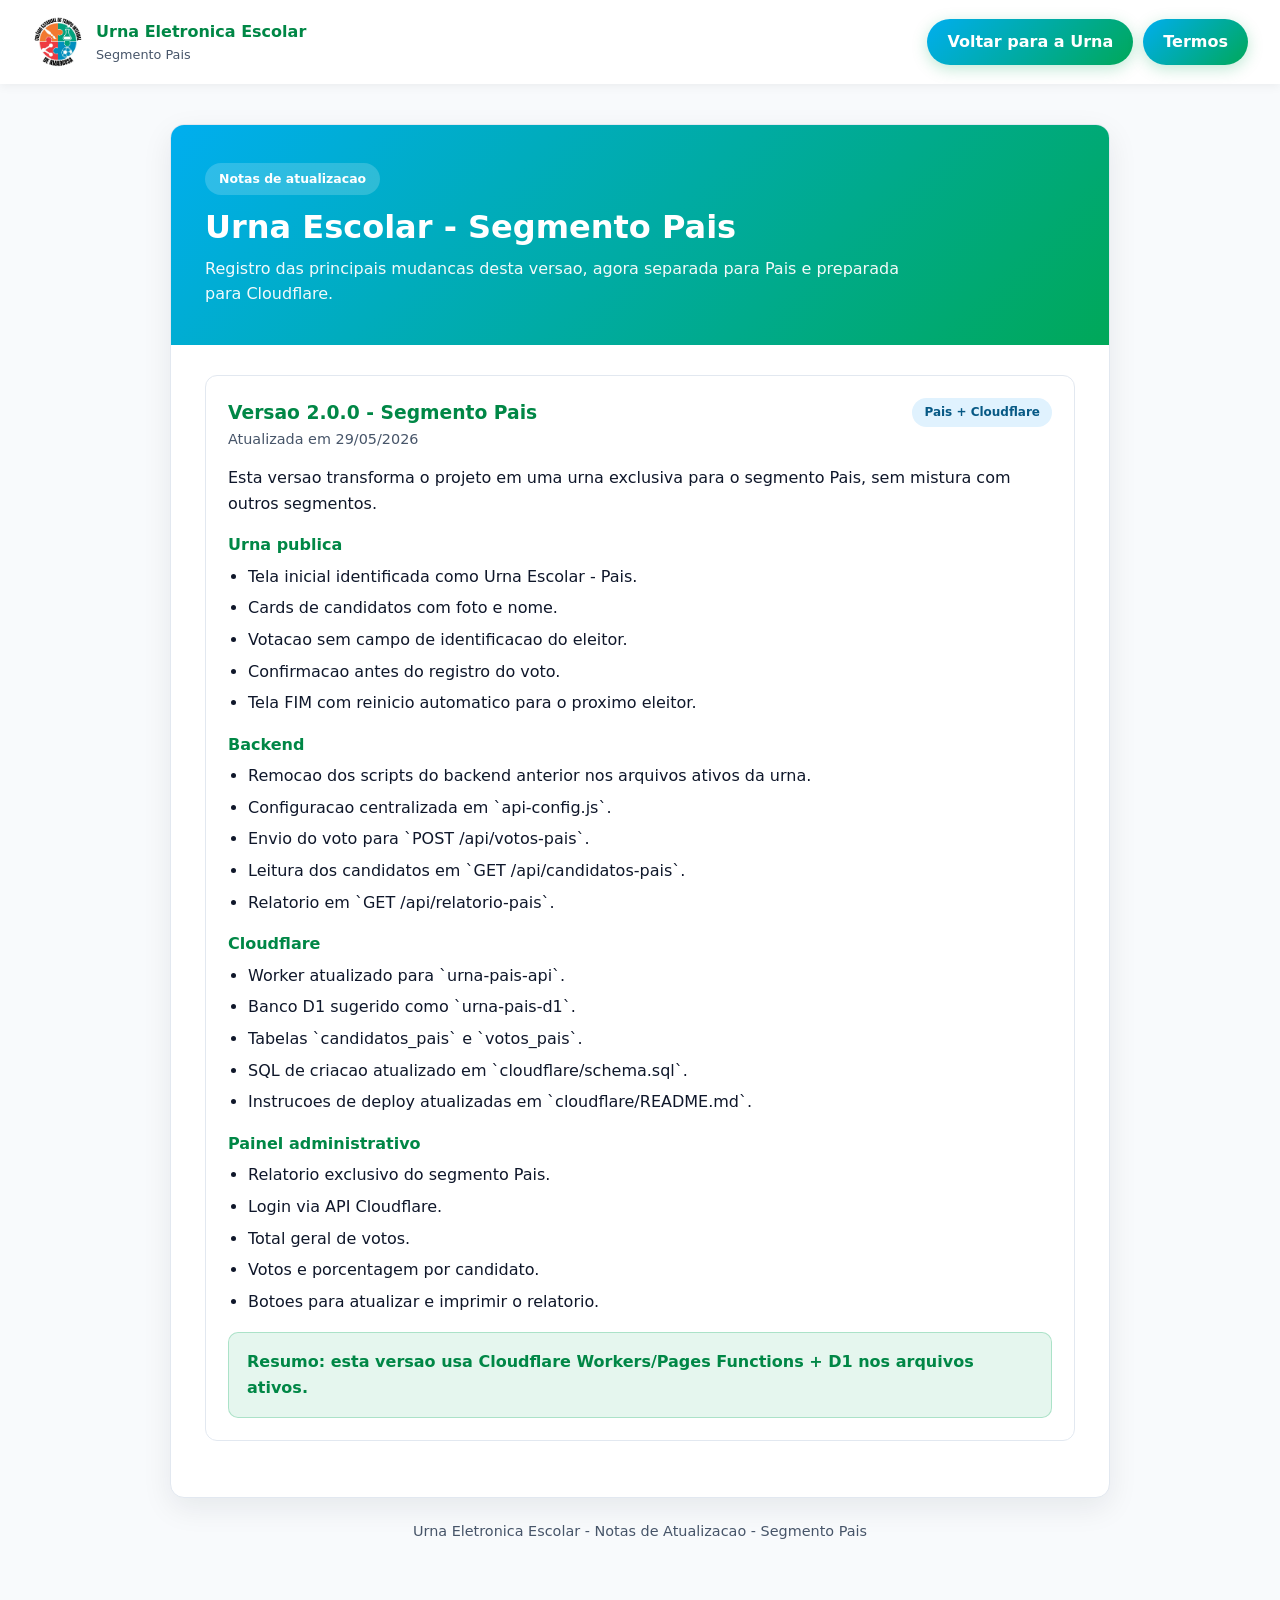
<file: notas_atualizacao.html>
<!DOCTYPE html>
<html lang="pt-BR">
<head>
  <meta charset="UTF-8" />
  <meta name="viewport" content="width=device-width, initial-scale=1.0" />
  <title>Notas de Atualizacao - Urna Escolar Pais</title>
  <link rel="icon" type="image/png" href="images/622610208_17849005614668770_8513646390767867641_n.jpg" />
  <style>
    * { margin: 0; padding: 0; box-sizing: border-box; font-family: "Segoe UI", system-ui, sans-serif; }
    :root {
      --bg: #f8fafc; --surface: #fff; --border: #e2e8f0; --green: #00a859;
      --green-dark: #008746; --blue: #00aeef; --yellow: #f7941d;
      --text: #0f172a; --muted: #475569; --radius: 14px;
      --shadow: 0 10px 30px rgba(15, 23, 42, 0.08);
    }
    body { min-height: 100vh; background: var(--bg); color: var(--text); line-height: 1.6; }
    .top-header {
      position: sticky; top: 0; z-index: 10; width: 100%; padding: 16px 32px;
      background: var(--surface); display: flex; align-items: center; justify-content: space-between;
      box-shadow: 0 2px 10px rgba(0, 0, 0, 0.06);
    }
    .logo-area { display: flex; align-items: center; gap: 12px; }
    .logo-area img { height: 52px; width: auto; }
    .logo-area h1 { font-size: 1rem; color: var(--green-dark); }
    .logo-area p { color: var(--muted); font-size: 0.8rem; }
    .header-actions { display: flex; gap: 10px; flex-wrap: wrap; }
    .btn-link {
      text-decoration: none; color: #fff; padding: 10px 20px; border-radius: 999px;
      background: linear-gradient(135deg, var(--blue), var(--green)); font-weight: 800;
      box-shadow: 0 4px 15px rgba(0, 168, 89, 0.25);
    }
    .container { max-width: 980px; margin: 40px auto; padding: 0 20px 50px; }
    .card { background: var(--surface); border: 1px solid var(--border); border-radius: var(--radius); box-shadow: var(--shadow); overflow: hidden; }
    .hero { color: #fff; padding: 38px 34px; background: linear-gradient(135deg, var(--blue), var(--green)); }
    .hero span { display: inline-block; background: rgba(255,255,255,0.18); padding: 6px 14px; border-radius: 999px; font-weight: 800; font-size: 0.78rem; margin-bottom: 14px; }
    .hero h2 { font-size: 2rem; line-height: 1.15; }
    .hero p { margin-top: 10px; max-width: 720px; opacity: 0.95; }
    .content { padding: 30px 34px 38px; }
    .version-card { border: 1px solid var(--border); border-radius: 12px; padding: 22px; margin-bottom: 18px; background: #fff; }
    .version-header { display: flex; justify-content: space-between; gap: 16px; align-items: flex-start; margin-bottom: 14px; }
    .version-header h3 { color: var(--green-dark); }
    .version-header p { color: var(--muted); font-size: 0.9rem; }
    .tag { background: #e0f2fe; color: #075985; padding: 5px 12px; border-radius: 999px; font-weight: 800; font-size: 0.75rem; white-space: nowrap; }
    h4 { margin: 16px 0 6px; color: var(--green-dark); }
    ul { margin-left: 20px; }
    li { margin: 6px 0; }
    .highlight-box {
      margin-top: 18px; padding: 16px 18px; border-radius: 10px;
      background: rgba(0,168,89,0.1); border: 1px solid rgba(0,168,89,0.25);
      color: var(--green-dark); font-weight: 700;
    }
    .footer { text-align: center; color: var(--muted); margin-top: 22px; font-size: 0.9rem; }
    @media (max-width: 720px) {
      .top-header { padding: 14px 16px; flex-direction: column; align-items: flex-start; gap: 12px; }
      .header-actions, .btn-link { width: 100%; text-align: center; }
      .hero, .content { padding: 26px 22px; }
      .hero h2 { font-size: 1.5rem; }
      .version-header { display: block; }
      .tag { display: inline-block; margin-top: 10px; }
    }
  </style>
</head>
<body>
  <header class="top-header">
    <div class="logo-area">
      <img src="images/622610208_17849005614668770_8513646390767867641_n.jpg" alt="Logo CETI Amargosa" />
      <div>
        <h1>Urna Eletronica Escolar</h1>
        <p>Segmento Pais</p>
      </div>
    </div>
    <div class="header-actions">
      <a href="index.html" class="btn-link">Voltar para a Urna</a>
      <a href="termos.html" class="btn-link">Termos</a>
    </div>
  </header>

  <main class="container">
    <div class="card">
      <div class="hero">
        <span>Notas de atualizacao</span>
        <h2>Urna Escolar - Segmento Pais</h2>
        <p>Registro das principais mudancas desta versao, agora separada para Pais e preparada para Cloudflare.</p>
      </div>

      <div class="content">
        <article class="version-card">
          <div class="version-header">
            <div>
              <h3>Versao 2.0.0 - Segmento Pais</h3>
              <p>Atualizada em 29/05/2026</p>
            </div>
            <span class="tag">Pais + Cloudflare</span>
          </div>

          <p>
            Esta versao transforma o projeto em uma urna exclusiva para o segmento Pais,
            sem mistura com outros segmentos.
          </p>

          <h4>Urna publica</h4>
          <ul>
            <li>Tela inicial identificada como Urna Escolar - Pais.</li>
            <li>Cards de candidatos com foto e nome.</li>
            <li>Votacao sem campo de identificacao do eleitor.</li>
            <li>Confirmacao antes do registro do voto.</li>
            <li>Tela FIM com reinicio automatico para o proximo eleitor.</li>
          </ul>

          <h4>Backend</h4>
          <ul>
            <li>Remocao dos scripts do backend anterior nos arquivos ativos da urna.</li>
            <li>Configuracao centralizada em `api-config.js`.</li>
            <li>Envio do voto para `POST /api/votos-pais`.</li>
            <li>Leitura dos candidatos em `GET /api/candidatos-pais`.</li>
            <li>Relatorio em `GET /api/relatorio-pais`.</li>
          </ul>

          <h4>Cloudflare</h4>
          <ul>
            <li>Worker atualizado para `urna-pais-api`.</li>
            <li>Banco D1 sugerido como `urna-pais-d1`.</li>
            <li>Tabelas `candidatos_pais` e `votos_pais`.</li>
            <li>SQL de criacao atualizado em `cloudflare/schema.sql`.</li>
            <li>Instrucoes de deploy atualizadas em `cloudflare/README.md`.</li>
          </ul>

          <h4>Painel administrativo</h4>
          <ul>
            <li>Relatorio exclusivo do segmento Pais.</li>
            <li>Login via API Cloudflare.</li>
            <li>Total geral de votos.</li>
            <li>Votos e porcentagem por candidato.</li>
            <li>Botoes para atualizar e imprimir o relatorio.</li>
          </ul>

          <div class="highlight-box">
            Resumo: esta versao usa Cloudflare Workers/Pages Functions + D1 nos arquivos ativos.
          </div>
        </article>
      </div>
    </div>

    <p class="footer">Urna Eletronica Escolar - Notas de Atualizacao - Segmento Pais</p>
  </main>
</body>
</html>
</file>
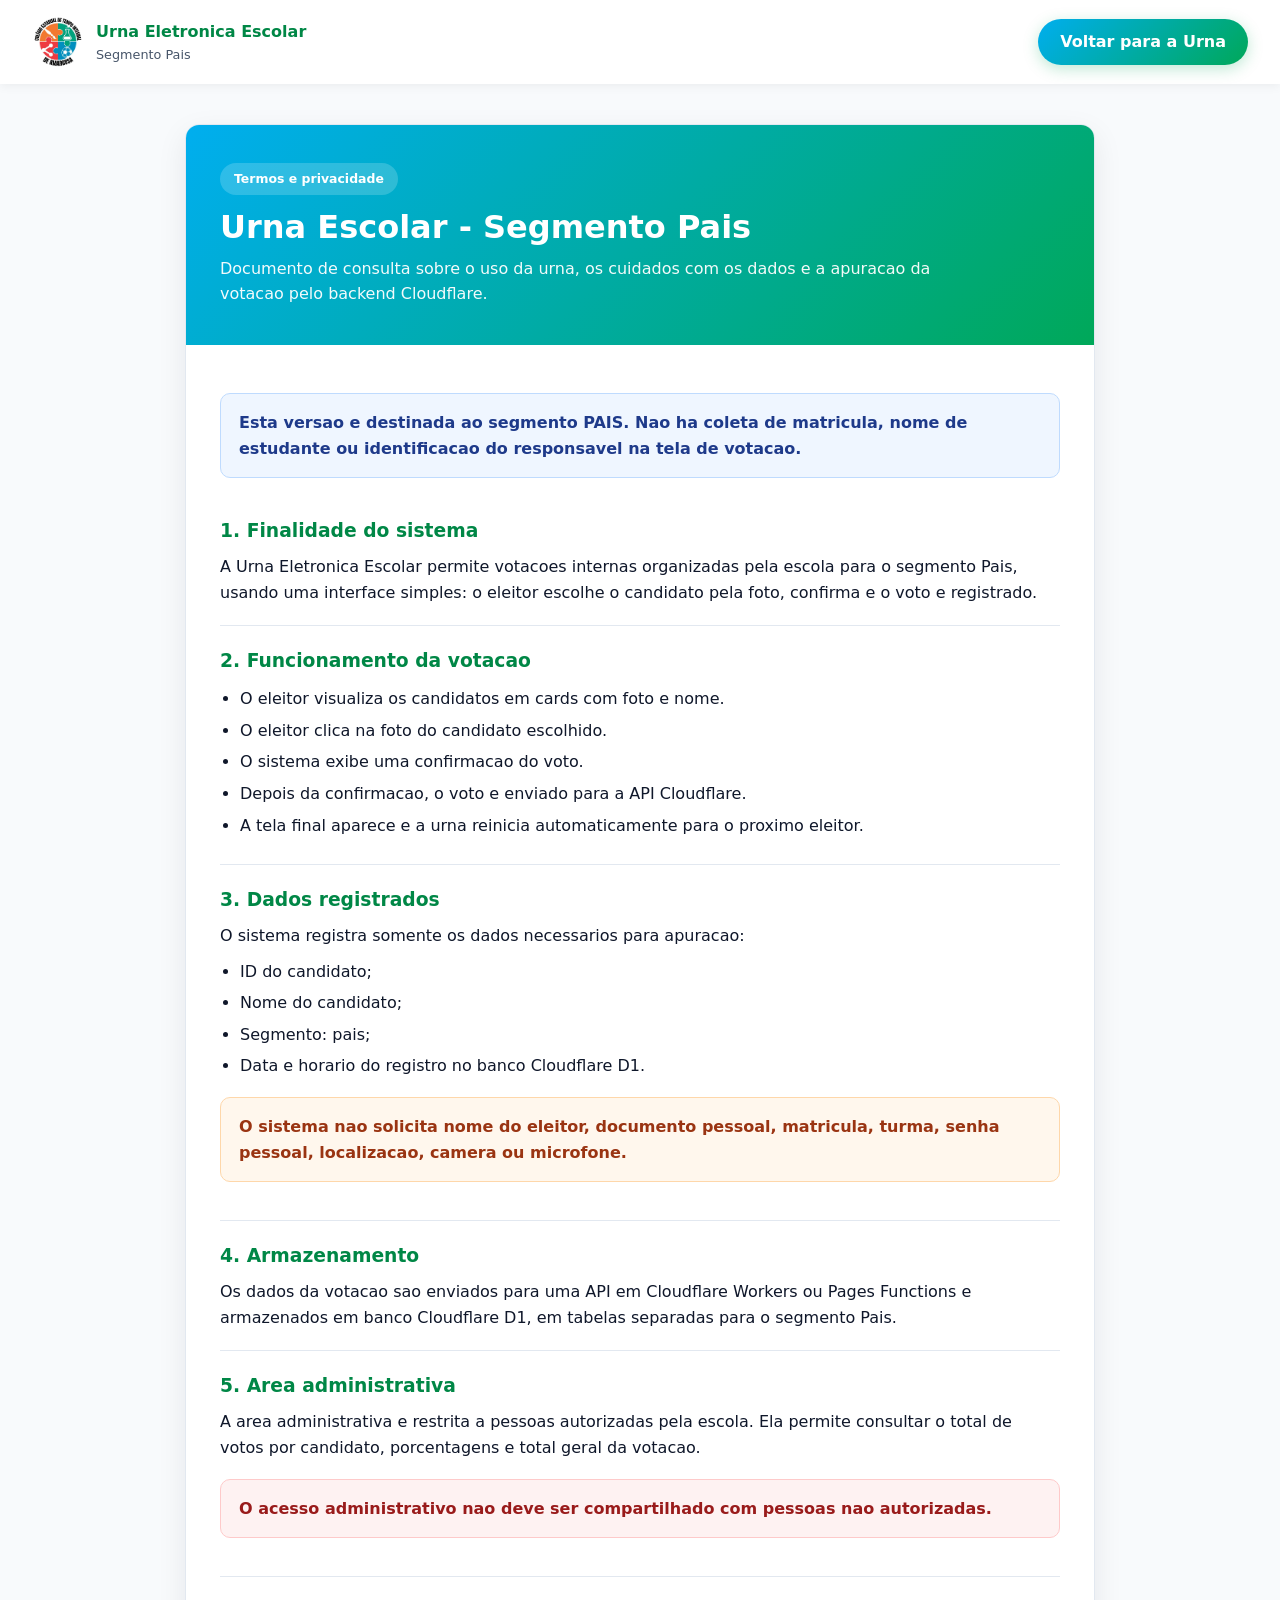
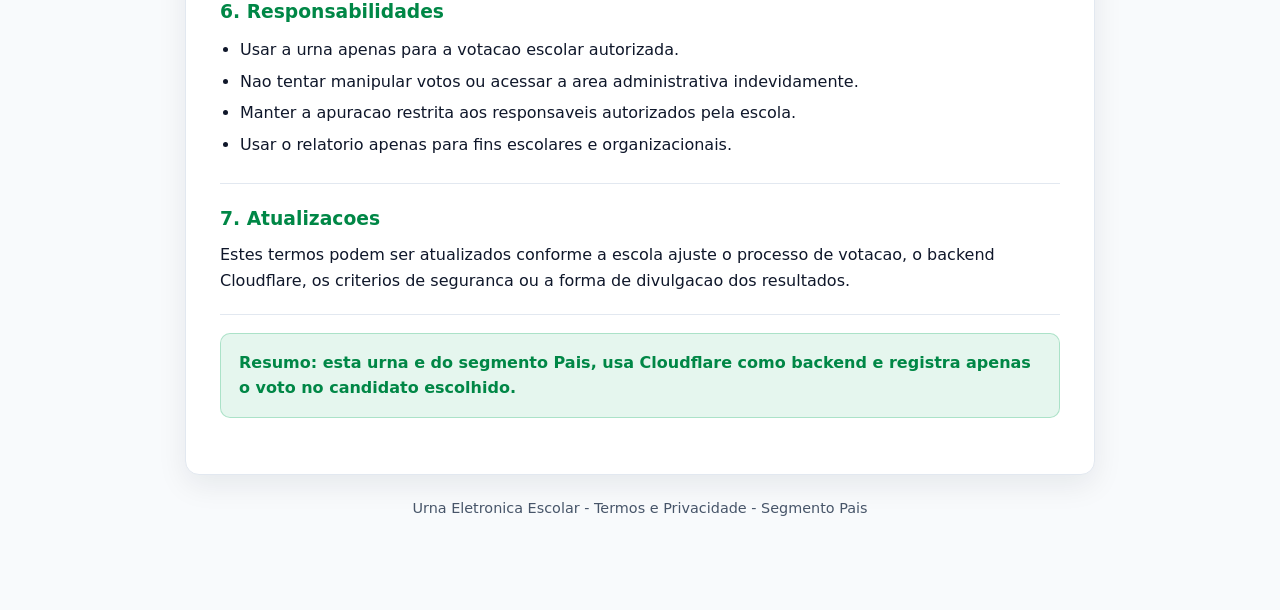
<file: termos.html>
<!DOCTYPE html>
<html lang="pt-BR">
<head>
  <meta charset="UTF-8" />
  <meta name="viewport" content="width=device-width, initial-scale=1.0" />
  <title>Termos e Privacidade - Urna Escolar Pais</title>
  <link rel="icon" type="image/png" href="images/622610208_17849005614668770_8513646390767867641_n.jpg" />
  <style>
    * { margin: 0; padding: 0; box-sizing: border-box; font-family: "Segoe UI", system-ui, sans-serif; }
    :root {
      --bg: #f8fafc; --surface: #fff; --border: #e2e8f0; --green: #00a859;
      --green-dark: #008746; --blue: #00aeef; --yellow: #f7941d;
      --text: #0f172a; --muted: #475569; --radius: 14px;
      --shadow: 0 10px 30px rgba(15, 23, 42, 0.08);
    }
    body { min-height: 100vh; background: var(--bg); color: var(--text); line-height: 1.6; }
    .top-header {
      position: sticky; top: 0; z-index: 10; width: 100%; padding: 16px 32px;
      background: var(--surface); display: flex; align-items: center; justify-content: space-between;
      box-shadow: 0 2px 10px rgba(0, 0, 0, 0.06);
    }
    .logo-area { display: flex; align-items: center; gap: 12px; }
    .logo-area img { height: 52px; width: auto; }
    .logo-area h1 { font-size: 1rem; color: var(--green-dark); }
    .logo-area p { color: var(--muted); font-size: 0.8rem; }
    .btn-voltar {
      text-decoration: none; color: #fff; padding: 10px 22px; border-radius: 999px;
      background: linear-gradient(135deg, var(--blue), var(--green)); font-weight: 800;
      box-shadow: 0 4px 15px rgba(0, 168, 89, 0.25);
    }
    .container { max-width: 950px; margin: 40px auto; padding: 0 20px 50px; }
    .card { background: var(--surface); border: 1px solid var(--border); border-radius: var(--radius); box-shadow: var(--shadow); overflow: hidden; }
    .hero { color: #fff; padding: 38px 34px; background: linear-gradient(135deg, var(--blue), var(--green)); }
    .hero span { display: inline-block; background: rgba(255,255,255,0.18); padding: 6px 14px; border-radius: 999px; font-weight: 800; font-size: 0.78rem; margin-bottom: 14px; }
    .hero h2 { font-size: 2rem; line-height: 1.15; }
    .hero p { margin-top: 10px; max-width: 720px; opacity: 0.95; }
    .content { padding: 30px 34px 38px; }
    .notice, .highlight-box, .privacy-box, .warning-box {
      padding: 16px 18px; border-radius: 10px; margin: 18px 0; font-weight: 600;
    }
    .notice { background: #eff6ff; border: 1px solid #bfdbfe; color: #1e3a8a; }
    .highlight-box { background: rgba(0,168,89,0.1); border: 1px solid rgba(0,168,89,0.25); color: var(--green-dark); }
    .privacy-box { background: #fff7ed; border: 1px solid #fed7aa; color: #9a3412; }
    .warning-box { background: #fef2f2; border: 1px solid #fecaca; color: #991b1b; }
    section { padding: 20px 0; border-bottom: 1px solid var(--border); }
    section:last-child { border-bottom: 0; }
    h3 { color: var(--green-dark); margin-bottom: 8px; }
    ul { margin: 10px 0 0 20px; }
    li { margin: 6px 0; }
    .footer { text-align: center; color: var(--muted); margin-top: 22px; font-size: 0.9rem; }
    @media (max-width: 720px) {
      .top-header { padding: 14px 16px; flex-direction: column; align-items: flex-start; gap: 12px; }
      .btn-voltar { width: 100%; text-align: center; }
      .hero, .content { padding: 26px 22px; }
      .hero h2 { font-size: 1.5rem; }
    }
  </style>
</head>
<body>
  <header class="top-header">
    <div class="logo-area">
      <img src="images/622610208_17849005614668770_8513646390767867641_n.jpg" alt="Logo CETI Amargosa" />
      <div>
        <h1>Urna Eletronica Escolar</h1>
        <p>Segmento Pais</p>
      </div>
    </div>
    <a href="index.html" class="btn-voltar">Voltar para a Urna</a>
  </header>

  <main class="container">
    <div class="card">
      <div class="hero">
        <span>Termos e privacidade</span>
        <h2>Urna Escolar - Segmento Pais</h2>
        <p>Documento de consulta sobre o uso da urna, os cuidados com os dados e a apuracao da votacao pelo backend Cloudflare.</p>
      </div>

      <div class="content">
        <div class="notice">
          Esta versao e destinada ao segmento PAIS. Nao ha coleta de matricula, nome de estudante ou identificacao do responsavel na tela de votacao.
        </div>

        <section>
          <h3>1. Finalidade do sistema</h3>
          <p>
            A Urna Eletronica Escolar permite votacoes internas organizadas pela escola para o segmento Pais,
            usando uma interface simples: o eleitor escolhe o candidato pela foto, confirma e o voto e registrado.
          </p>
        </section>

        <section>
          <h3>2. Funcionamento da votacao</h3>
          <ul>
            <li>O eleitor visualiza os candidatos em cards com foto e nome.</li>
            <li>O eleitor clica na foto do candidato escolhido.</li>
            <li>O sistema exibe uma confirmacao do voto.</li>
            <li>Depois da confirmacao, o voto e enviado para a API Cloudflare.</li>
            <li>A tela final aparece e a urna reinicia automaticamente para o proximo eleitor.</li>
          </ul>
        </section>

        <section>
          <h3>3. Dados registrados</h3>
          <p>O sistema registra somente os dados necessarios para apuracao:</p>
          <ul>
            <li>ID do candidato;</li>
            <li>Nome do candidato;</li>
            <li>Segmento: pais;</li>
            <li>Data e horario do registro no banco Cloudflare D1.</li>
          </ul>
          <div class="privacy-box">
            O sistema nao solicita nome do eleitor, documento pessoal, matricula, turma, senha pessoal, localizacao, camera ou microfone.
          </div>
        </section>

        <section>
          <h3>4. Armazenamento</h3>
          <p>
            Os dados da votacao sao enviados para uma API em Cloudflare Workers ou Pages Functions
            e armazenados em banco Cloudflare D1, em tabelas separadas para o segmento Pais.
          </p>
        </section>

        <section>
          <h3>5. Area administrativa</h3>
          <p>
            A area administrativa e restrita a pessoas autorizadas pela escola. Ela permite consultar o total
            de votos por candidato, porcentagens e total geral da votacao.
          </p>
          <div class="warning-box">
            O acesso administrativo nao deve ser compartilhado com pessoas nao autorizadas.
          </div>
        </section>

        <section>
          <h3>6. Responsabilidades</h3>
          <ul>
            <li>Usar a urna apenas para a votacao escolar autorizada.</li>
            <li>Nao tentar manipular votos ou acessar a area administrativa indevidamente.</li>
            <li>Manter a apuracao restrita aos responsaveis autorizados pela escola.</li>
            <li>Usar o relatorio apenas para fins escolares e organizacionais.</li>
          </ul>
        </section>

        <section>
          <h3>7. Atualizacoes</h3>
          <p>
            Estes termos podem ser atualizados conforme a escola ajuste o processo de votacao,
            o backend Cloudflare, os criterios de seguranca ou a forma de divulgacao dos resultados.
          </p>
        </section>

        <div class="highlight-box">
          Resumo: esta urna e do segmento Pais, usa Cloudflare como backend e registra apenas o voto no candidato escolhido.
        </div>
      </div>
    </div>

    <p class="footer">Urna Eletronica Escolar - Termos e Privacidade - Segmento Pais</p>
  </main>
</body>
</html>
</file>
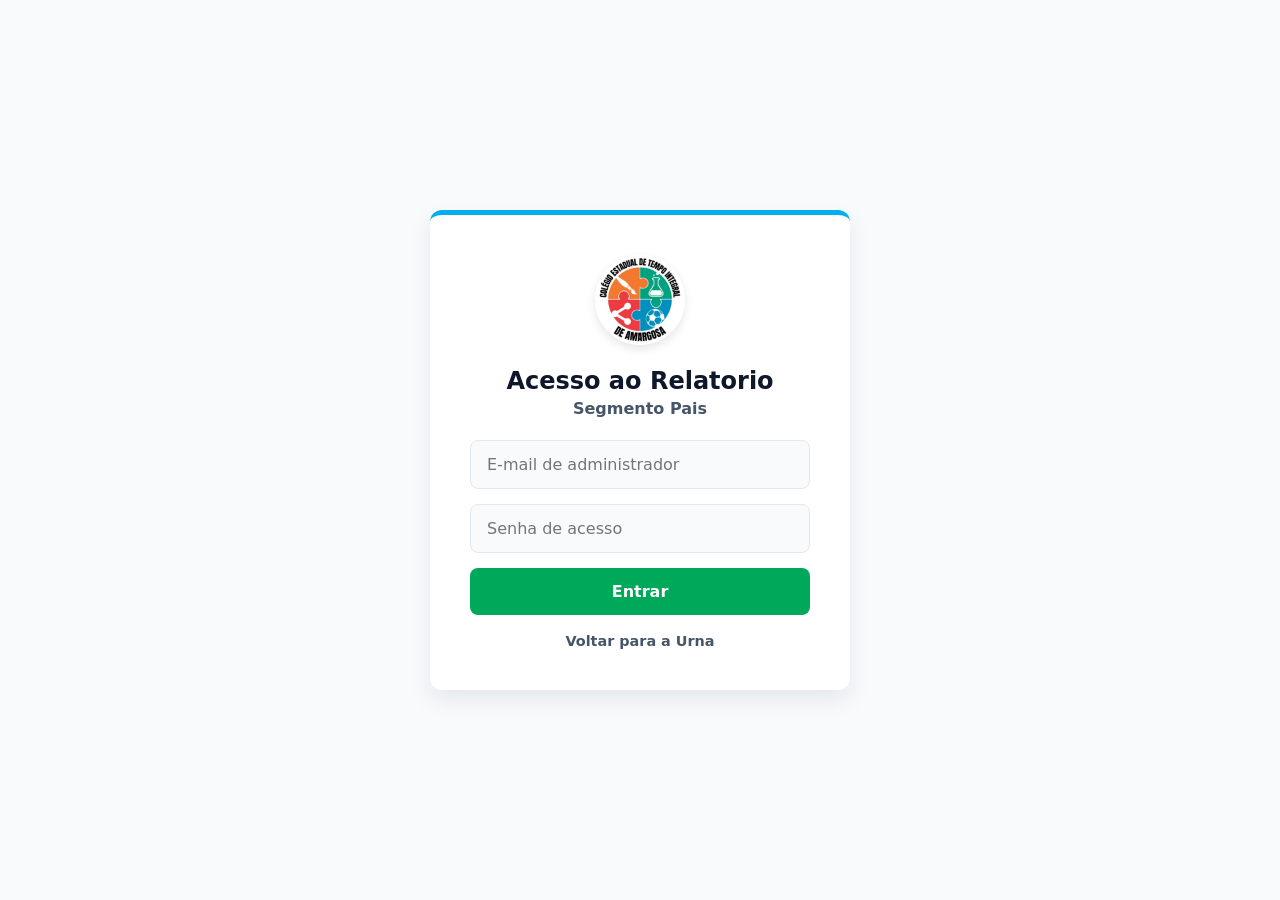
<file: Acesso administrador/admin.html>
<!DOCTYPE html>
<html lang="pt-BR">
<head>
  <meta charset="UTF-8" />
  <meta name="viewport" content="width=device-width, initial-scale=1.0" />
  <title>Relatorio - Segmento Pais</title>
  <link rel="stylesheet" href="style-admin.css?v=2" />
  <link rel="icon" type="image/png" href="LOGO CETI.jpg" />
</head>
<body>

  <div id="admin-login-screen" class="active">
    <div class="login-box">
      <img src="LOGO CETI.jpg" alt="Logo CETI" class="logo-admin" />
      <h2>Acesso ao Relatorio</h2>
      <p class="login-subtitle">Segmento Pais</p>

      <div id="login-error-admin" class="admin-error" role="alert"></div>

      <input type="email" id="input-email-admin" placeholder="E-mail de administrador" autocomplete="username" />
      <input type="password" id="input-senha-admin" placeholder="Senha de acesso" autocomplete="current-password" />

      <button id="btn-entrar-admin" type="button">Entrar</button>
      <a href="../index.html" class="btn-voltar">Voltar para a Urna</a>
    </div>
  </div>

  <div id="admin-dashboard-screen">
    <header class="admin-header">
      <div class="header-left">
        <img src="LOGO CETI.jpg" alt="Logo CETI" class="logo-pequena" />
        <div>
          <h1>Relatorio - Segmento Pais</h1>
          <p>Apuracao pela API Cloudflare</p>
        </div>
      </div>
      <button id="btn-sair-admin" type="button">Encerrar sessao</button>
    </header>

    <main class="dashboard-container">
      <section class="controls-card">
        <div>
          <h2>Relatorio de votos</h2>
          <p>Use os botoes para atualizar a leitura da API Cloudflare ou imprimir o resultado.</p>
        </div>

        <div class="controls-actions">
          <button id="btn-atualizar-relatorio" type="button">Atualizar relatorio</button>
          <button id="btn-imprimir-relatorio" type="button">Imprimir relatorio</button>
        </div>
      </section>

      <section class="summary-card">
        <span>Total geral de votos</span>
        <strong id="total-votos-texto">0</strong>
      </section>

      <section class="report-card">
        <div class="report-title">
          <h2>Resultado dos candidatos</h2>
          <p id="relatorio-status">Aguardando leitura dos votos.</p>
        </div>

        <div class="table-wrap">
          <table class="report-table">
            <thead>
              <tr>
                <th>Candidato</th>
                <th>Quantidade de votos</th>
                <th>Porcentagem</th>
              </tr>
            </thead>
            <tbody id="tabela-relatorio-body"></tbody>
          </table>
        </div>
      </section>
    </main>
  </div>

  <script src="../api-config.js?v=2"></script>
  <script src="admin.js?v=5"></script>
</body>
</html>
</file>
<file: Acesso administrador/style-admin.css>
/* ===================================================
   Painel Administrativo - Relatorio Segmento Pais
   =================================================== */

:root {
  --bg: #f8fafc;
  --surface: #ffffff;
  --surface-light: #f1f5f9;
  --border: #e2e8f0;
  --green: #00a859;
  --green-dark: #008746;
  --red: #ed1c24;
  --red-dark: #c41219;
  --yellow: #f7941d;
  --blue: #00aeef;
  --blue-dark: #008ec2;
  --text: #0f172a;
  --text-muted: #475569;
  --gray-dark: #64748b;
  --radius: 12px;
  --radius-sm: 8px;
  --shadow: 0 10px 25px rgba(15, 23, 42, 0.08);
}

* {
  margin: 0;
  padding: 0;
  box-sizing: border-box;
  font-family: "Segoe UI", "Inter", system-ui, sans-serif;
}

body {
  min-height: 100vh;
  background: var(--bg);
  color: var(--text);
}

button,
input {
  font: inherit;
}

/* ---------- Login ---------- */
#admin-login-screen {
  display: none;
  min-height: 100vh;
  align-items: center;
  justify-content: center;
  padding: 20px;
}

#admin-login-screen.active {
  display: flex;
  animation: fadeIn 0.35s ease;
}

.login-box {
  width: 100%;
  max-width: 420px;
  padding: 40px;
  text-align: center;
  background: var(--surface);
  border-radius: var(--radius);
  box-shadow: var(--shadow);
  border-top: 5px solid var(--blue);
}

.logo-admin {
  width: 90px;
  margin-bottom: 18px;
  border-radius: 50%;
  box-shadow: 0 4px 10px rgba(0, 0, 0, 0.1);
}

.login-box h2 {
  color: var(--text);
  font-weight: 800;
  margin-bottom: 4px;
}

.login-subtitle {
  color: var(--text-muted);
  font-weight: 700;
  margin-bottom: 22px;
}

.admin-error {
  display: none;
  color: var(--red-dark);
  background: rgba(237, 28, 36, 0.1);
  border: 1px solid rgba(237, 28, 36, 0.25);
  padding: 11px 13px;
  border-radius: var(--radius-sm);
  margin-bottom: 15px;
  font-size: 0.86rem;
  font-weight: 700;
}

.admin-error.visible {
  display: block;
}

.login-box input {
  width: 100%;
  padding: 14px 16px;
  margin-bottom: 15px;
  border: 1px solid var(--border);
  border-radius: var(--radius-sm);
  font-size: 1rem;
  background: var(--bg);
  color: var(--text);
  transition: all 0.2s;
}

.login-box input:focus {
  outline: none;
  border-color: var(--blue);
  box-shadow: 0 0 0 3px rgba(0, 174, 239, 0.15);
  background: var(--surface);
}

#btn-entrar-admin,
#btn-atualizar-relatorio,
#btn-imprimir-relatorio {
  border: none;
  border-radius: var(--radius-sm);
  font-weight: 800;
  cursor: pointer;
  transition: background 0.2s, transform 0.2s;
}

#btn-entrar-admin {
  width: 100%;
  padding: 14px;
  margin-bottom: 16px;
  color: #ffffff;
  background: var(--green);
  font-size: 1rem;
}

#btn-entrar-admin:hover:not(:disabled) {
  background: var(--green-dark);
}

button:disabled {
  opacity: 0.62;
  cursor: not-allowed;
}

.btn-voltar {
  display: inline-block;
  color: var(--text-muted);
  text-decoration: none;
  font-size: 0.9rem;
  font-weight: 700;
}

.btn-voltar:hover {
  color: var(--blue-dark);
}

/* ---------- Dashboard ---------- */
#admin-dashboard-screen {
  display: none;
  padding-bottom: 42px;
  animation: fadeIn 0.35s ease;
}

.admin-header {
  background: var(--surface);
  padding: 16px 32px;
  display: flex;
  justify-content: space-between;
  align-items: center;
  gap: 20px;
  box-shadow: 0 2px 10px rgba(0, 0, 0, 0.05);
  margin-bottom: 30px;
  border-bottom: 4px solid var(--yellow);
}

.header-left {
  display: flex;
  align-items: center;
  gap: 16px;
}

.logo-pequena {
  height: 50px;
  border-radius: 50%;
}

.admin-header h1 {
  font-size: 1.45rem;
  color: var(--text);
  font-weight: 900;
}

.admin-header p {
  color: var(--text-muted);
  font-size: 0.9rem;
  font-weight: 700;
}

#btn-sair-admin {
  background: transparent;
  border: 2px solid var(--red);
  color: var(--red);
  padding: 9px 20px;
  border-radius: var(--radius-sm);
  cursor: pointer;
  font-weight: 800;
  transition: all 0.2s;
}

#btn-sair-admin:hover {
  background: var(--red);
  color: #ffffff;
}

.dashboard-container {
  max-width: 1080px;
  margin: 0 auto;
  padding: 0 20px;
  display: grid;
  gap: 20px;
}

.controls-card,
.summary-card,
.report-card {
  background: var(--surface);
  border-radius: var(--radius);
  padding: 24px;
  box-shadow: 0 4px 15px rgba(15, 23, 42, 0.04);
  border: 1px solid var(--border);
}

.controls-card {
  display: flex;
  justify-content: space-between;
  align-items: center;
  gap: 20px;
}

.controls-card h2,
.report-title h2 {
  font-size: 1.08rem;
  color: var(--text);
  font-weight: 900;
}

.controls-card p,
.report-title p {
  color: var(--text-muted);
  font-size: 0.92rem;
  margin-top: 4px;
}

.controls-actions {
  display: flex;
  gap: 10px;
  flex-wrap: wrap;
  justify-content: flex-end;
}

#btn-atualizar-relatorio {
  padding: 12px 18px;
  background: var(--blue);
  color: #ffffff;
}

#btn-atualizar-relatorio:hover:not(:disabled) {
  background: var(--blue-dark);
}

#btn-imprimir-relatorio {
  padding: 12px 18px;
  background: var(--green);
  color: #ffffff;
}

#btn-imprimir-relatorio:hover:not(:disabled) {
  background: var(--green-dark);
}

.summary-card {
  display: flex;
  align-items: center;
  justify-content: space-between;
  border-top: 5px solid var(--green);
}

.summary-card span {
  color: var(--text-muted);
  font-size: 1rem;
  font-weight: 800;
}

.summary-card strong {
  color: var(--green);
  font-size: 2.8rem;
  line-height: 1;
  font-weight: 900;
}

.report-title {
  margin-bottom: 18px;
}

.table-wrap {
  width: 100%;
  overflow-x: auto;
}

.report-table {
  width: 100%;
  border-collapse: collapse;
  min-width: 640px;
}

.report-table th,
.report-table td {
  text-align: left;
  padding: 15px 14px;
  border-bottom: 1px solid var(--border);
  vertical-align: middle;
}

.report-table th {
  color: var(--gray-dark);
  font-size: 0.78rem;
  text-transform: uppercase;
  letter-spacing: 0.05em;
  background: var(--surface-light);
}

.report-table td {
  color: var(--text);
  font-weight: 700;
}

.candidate-info {
  display: flex;
  align-items: center;
  gap: 12px;
}

.candidate-info img {
  width: 48px;
  height: 48px;
  object-fit: cover;
  border-radius: 50%;
  border: 2px solid var(--border);
  background: var(--surface-light);
}

.percent-bar {
  width: min(220px, 100%);
  height: 8px;
  margin-top: 7px;
  background: var(--surface-light);
  border-radius: 999px;
  overflow: hidden;
}

.percent-bar span {
  display: block;
  height: 100%;
  background: linear-gradient(135deg, var(--blue), var(--green));
  border-radius: inherit;
}

@keyframes fadeIn {
  from {
    opacity: 0;
    transform: translateY(10px);
  }
  to {
    opacity: 1;
    transform: translateY(0);
  }
}

@media (max-width: 768px) {
  .admin-header {
    flex-direction: column;
    text-align: center;
  }

  .header-left {
    flex-direction: column;
  }

  .controls-card {
    align-items: stretch;
    flex-direction: column;
  }

  .controls-actions {
    justify-content: stretch;
  }

  .controls-actions button {
    flex: 1;
  }

  .summary-card strong {
    font-size: 2.2rem;
  }
}

@media print {
  body {
    background: #ffffff;
  }

  #admin-login-screen,
  .admin-header button,
  .controls-card,
  .btn-voltar {
    display: none !important;
  }

  #admin-dashboard-screen {
    display: block !important;
  }

  .admin-header,
  .dashboard-container,
  .summary-card,
  .report-card {
    box-shadow: none;
  }

  .admin-header {
    margin-bottom: 16px;
  }

  .dashboard-container {
    max-width: none;
  }
}
</file>
